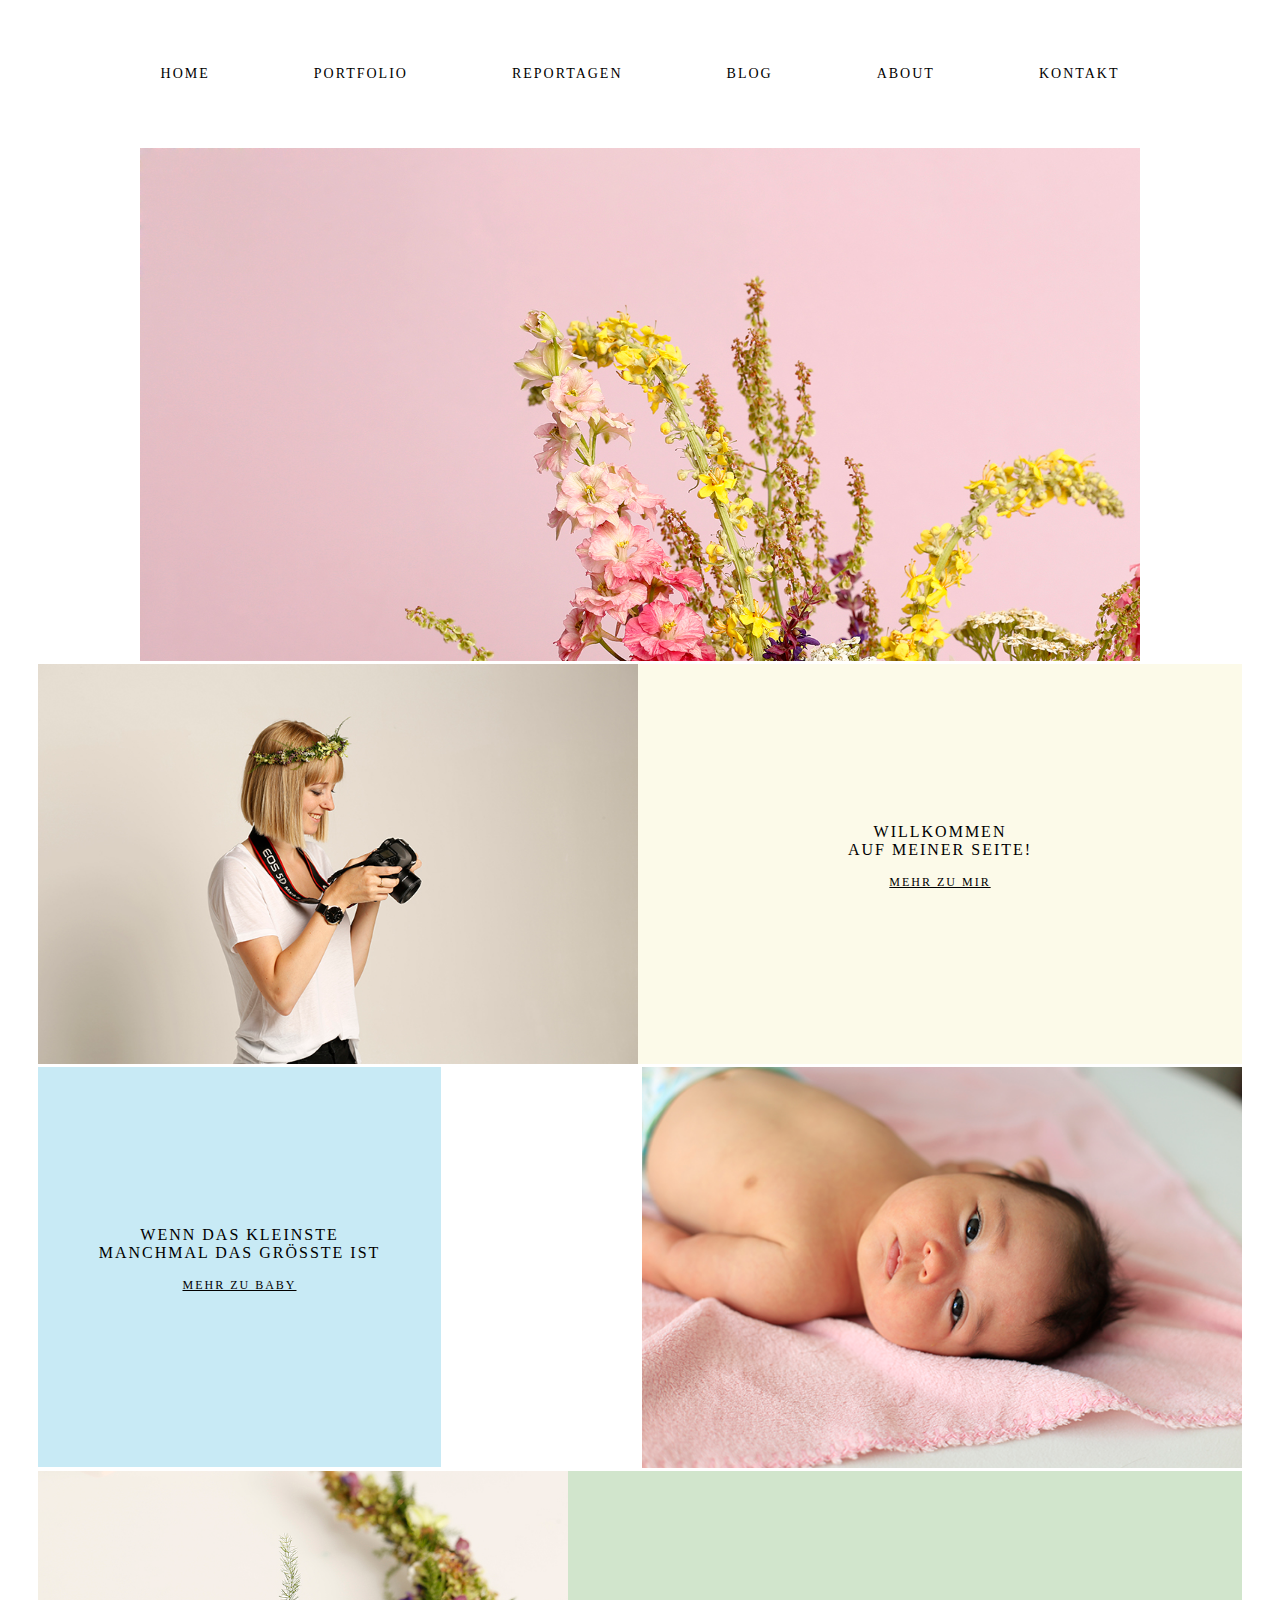
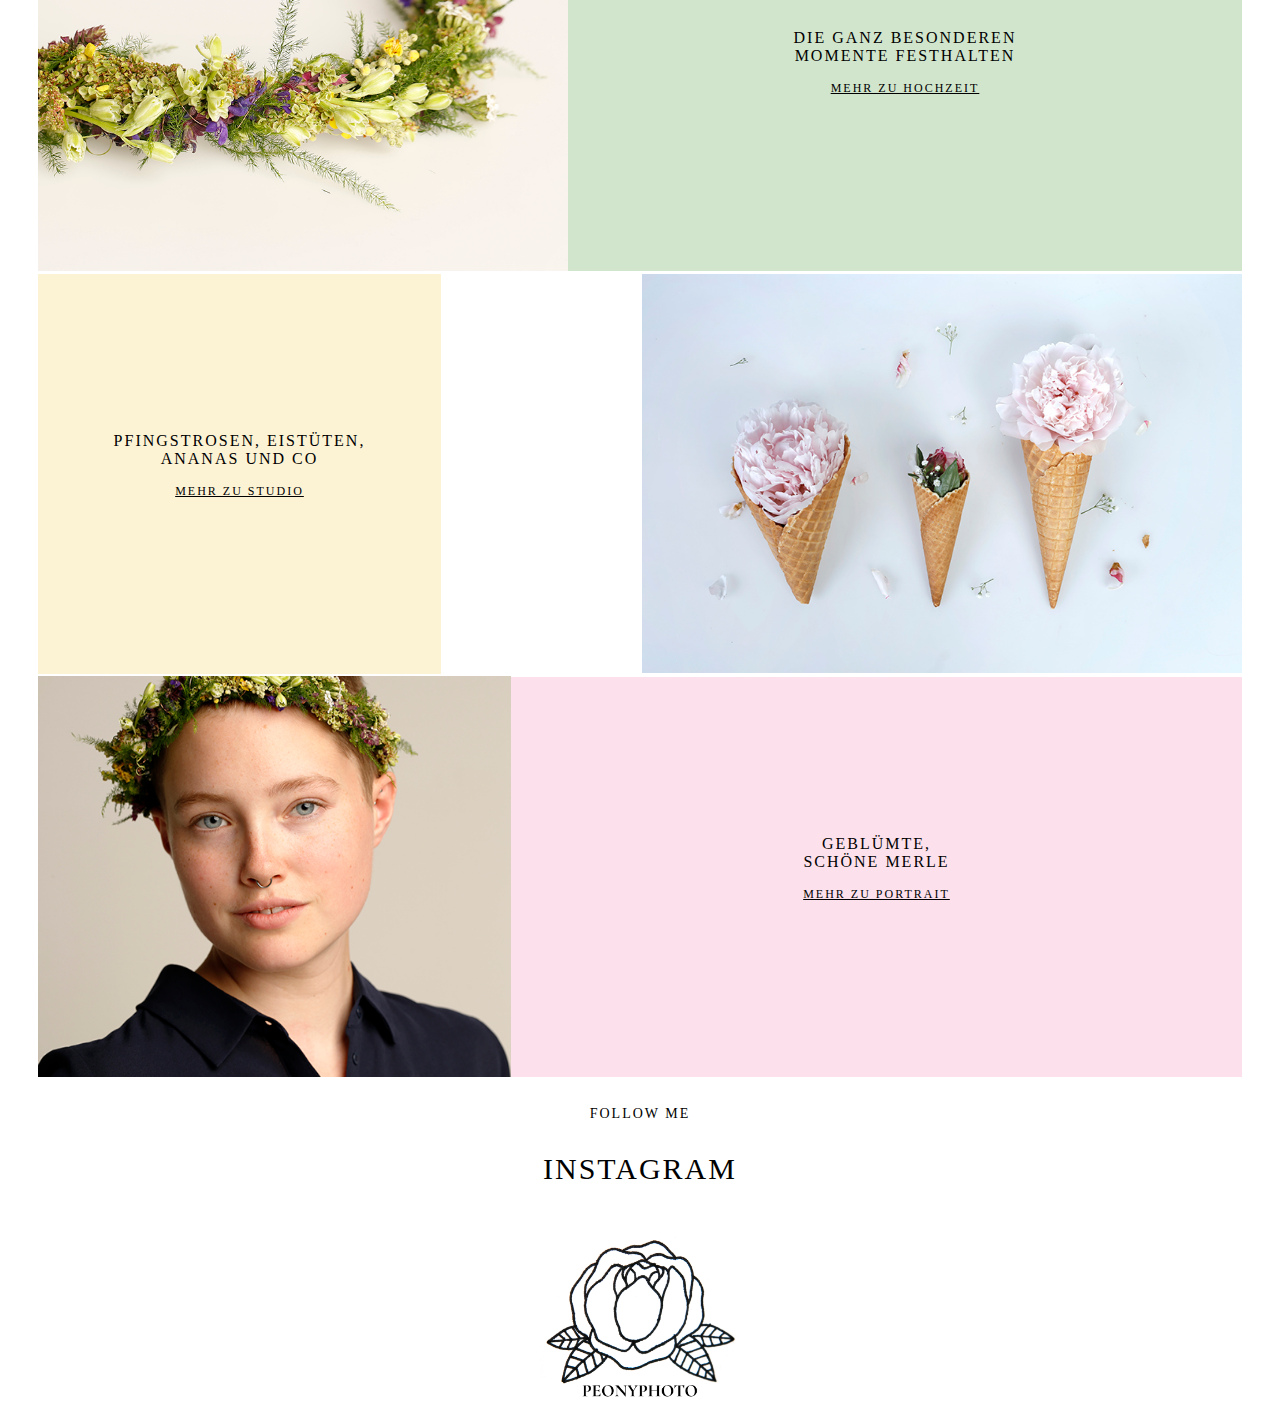
<file: index.html>
<!DOCTYPE html>
<html lang="de">

<meta http-equiv="content-type" content="text/html; charset=utf-8">

 <head>
   <title>Peonyphoto</title>
   <link href="https://fonts.googleapis.com/css?family=Cormorant+Garamond" rel="stylesheet">
   <link href="css/style.css" rel="stylesheet" type="text/css" />
 </head>

 <body>

<link href="https://fonts.googleapis.com/css?family=Cormorant+Garamond" rel="stylesheet">

   <div class="navigation">

     <ul>
       <li><a href="index.html">HOME</a></li>
       <li><a href="Portfolio.html">PORTFOLIO</a></li>
       <li><a href="Reportagen.html">REPORTAGEN</a></li>
       <li><a href="Blog.html">BLOG</a></li>
       <li><a href="Caro.html">ABOUT</a></li>
       <li><a href="Kontakt.html">KONTAKT</a></li>
     </ul>
   </nav>

   <img src="images/flowers.jpg" alt="flowers" class="flowers"/>

  <section class="ichbin uppercase">
   <img src="images/ich.jpg" alt="ich" class="ich"/>
   <div style="margin-left: auto; margin-right: auto;">
     Willkommen</br>
     auf meiner Seite!
   <h4 class="uppercase"><link><a href="Caro.html"><u>Mehr zu mir</u></a></link></h4>
 </div>
 </section>

<div class="clear"></div>

<img src="images/baby.jpg" alt="baby" class="baby"/>
  <section class="linn uppercase">
    <div style="margin-left: auto; margin-right: auto;">Wenn das Kleinste</br> manchmal das Größte ist
    <h4 class="uppercase"><link><a href="Portfolio.html"><u>Mehr zu Baby</u></a></link></h4>
    </div>
  </section>

<div class="clear"></div>

  <section class="flowercrown uppercase">
     <img src="images/crown.jpg" alt="crown" class="crown"/>
     <div style="margin-left: auto; margin-right: auto;">Die ganz besonderen</br>Momente festhalten
     <h4 class="uppercase"><link><a href="Portfolio.html"><u>Mehr zu Hochzeit</u></a></link></h4>
   </div>
  </section>

<div class="clear"></div>

  <img src="images/eis.jpg" alt="eis" class="eis"/>
    <section class="roseneis uppercase">
      <div style="margin-left: auto; margin-right: auto;">Pfingstrosen, Eistüten,</br> Ananas und Co
      <h4 class="uppercase"><link><a href="Portfolio.html"><u>Mehr zu Studio</u></a></link></h4>
    </div>
    </section>

<div class="clear"></div>

  <section class="merle uppercase">
     <img src="images/portrait.jpg" alt="portrait" class="portrait"/>
     <div style="margin-left: auto; margin-right: auto;">Geblümte,</br> schöne Merle
     <h4 class="uppercase"><link><a href="Portfolio.html"><u>Mehr zu Portrait</u></a></link></h4>
   </div>
   </section>

<br>

<h2 class="uppercase">Follow me</h2>
<h3 class="uppercase"><link><a href="https://www.instagram.com/caropeony/">Instagram</a></link></h3>

<div align=center>
<img src="images/peonyphoto.jpg" alt="peonyphoto" class="peonyphoto"/>
</div>

 </body>




</html>
</file>
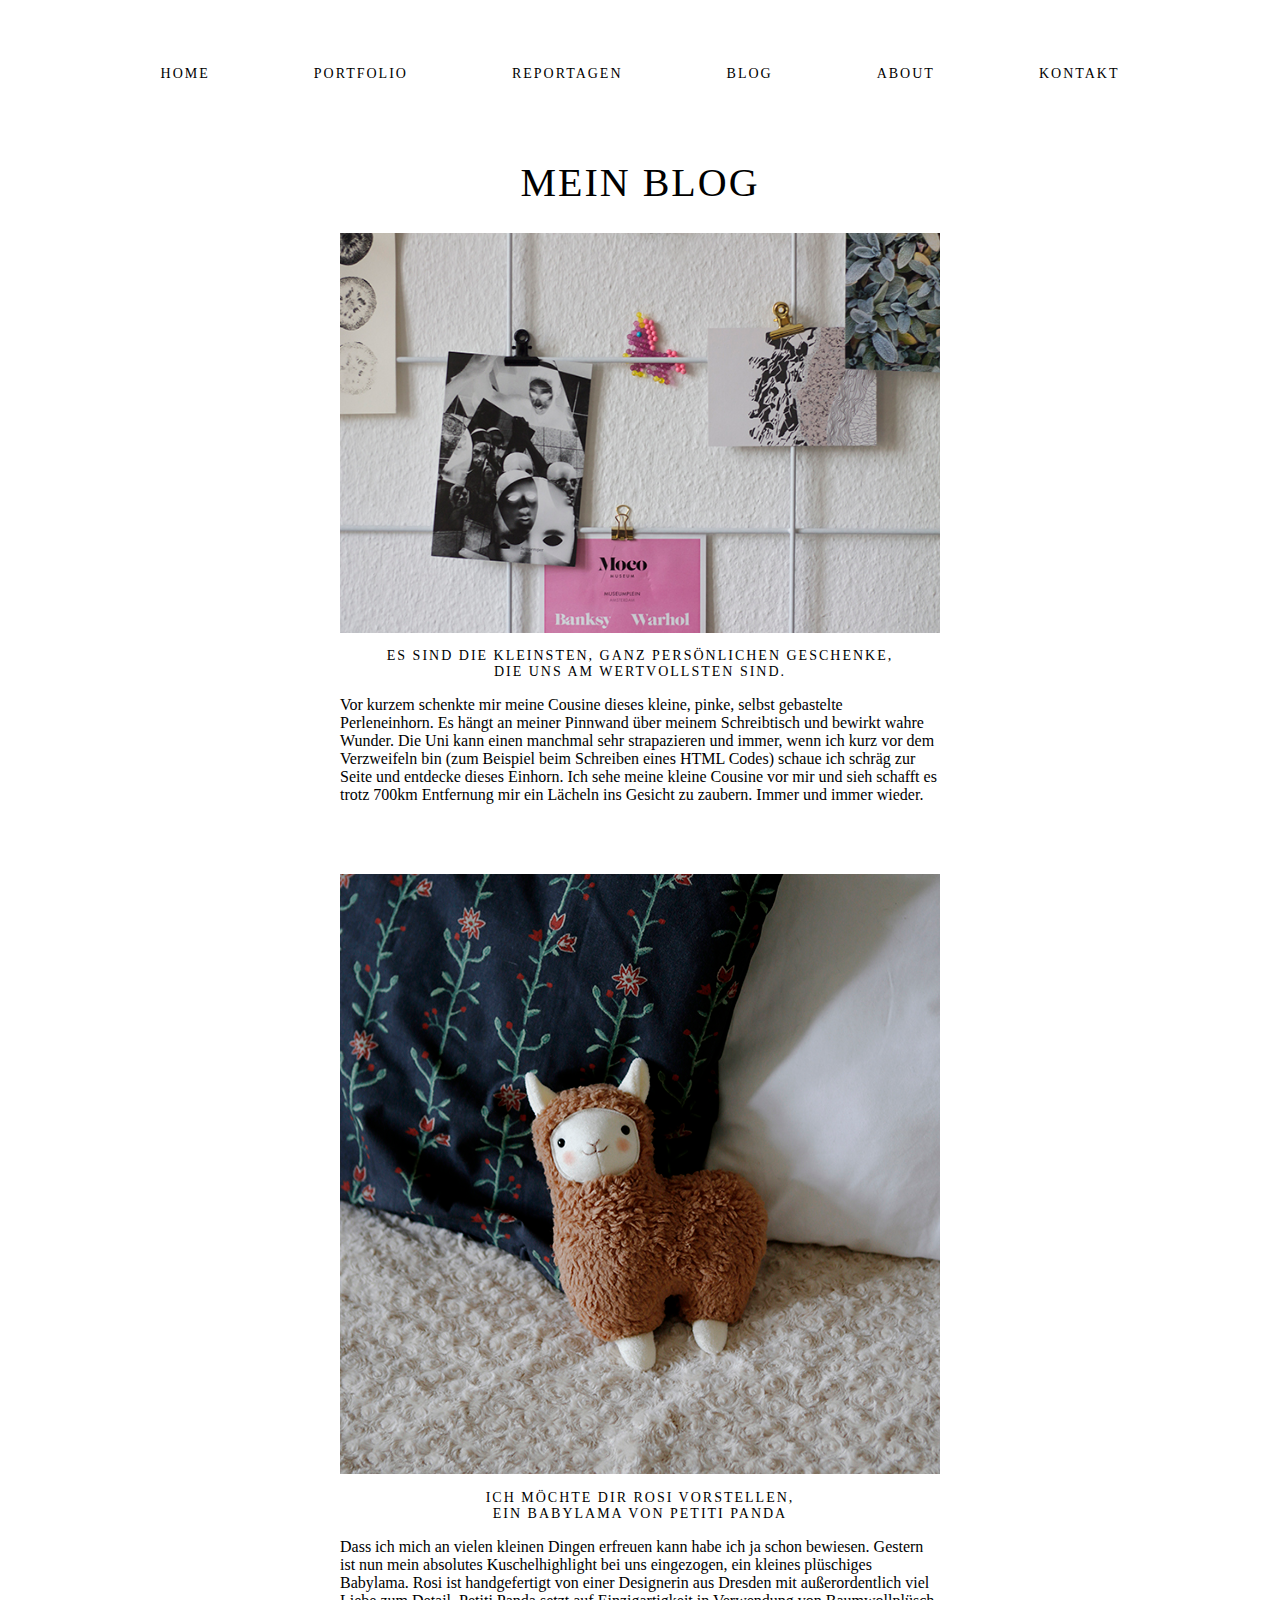
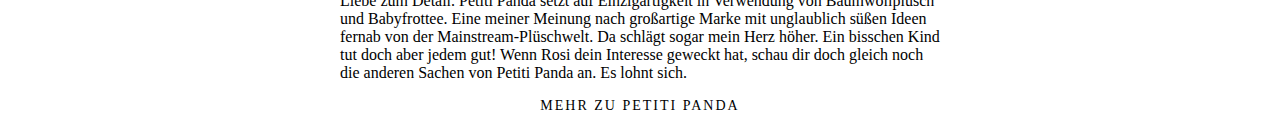
<file: Blog.html>
<!DOCTYPE html>
<html lang="de">

<meta http-equiv="content-type" content="text/html; charset=utf-8">

 <head>
   <title>blog</title>
   <link href="https://fonts.googleapis.com/css?family=Cormorant+Garamond" rel="stylesheet">
   <link href="css/style.css" rel="stylesheet" type="text/css" />
 </head>
<body>
  <div class="navigation">
    <ul>
      <li><a href="index.html">HOME</a></li>
      <li><a href="Portfolio.html">PORTFOLIO</a></li>
      <li><a href="Reportagen.html">REPORTAGEN</a></li>
      <li><a href="Blog.html">BLOG</a></li>
      <li><a href="Caro.html">ABOUT</a></li>
      <li><a href="Kontakt.html">KONTAKT</a></li>
    </ul>
  </nav>

  <div class="contactsite" width= 100%><h1 class="uppercase">Mein Blog</h1>

  <img src="images/unicorn.jpg" alt="unicorn" class="unicorn"/>

  <h2 class="uppercase">Es sind die kleinsten, ganz persönlichen Geschenke, <br>die uns am wertvollsten sind.</h2>

  <p>Vor kurzem schenkte mir meine Cousine dieses kleine, pinke, selbst gebastelte Perleneinhorn. Es hängt an meiner Pinnwand über meinem Schreibtisch und bewirkt wahre Wunder. Die Uni kann einen manchmal sehr strapazieren und immer, wenn ich kurz vor dem Verzweifeln bin (zum Beispiel beim Schreiben eines HTML Codes) schaue ich schräg zur Seite und entdecke dieses Einhorn. Ich sehe meine kleine Cousine vor mir und sieh schafft es trotz 700km Entfernung mir ein Lächeln ins Gesicht zu zaubern. Immer und immer wieder.</p>

<br><br><br>

<img src="images/rosi.jpg" alt="rosi" class="rosi"/>

<h2 class="uppercase">Ich möchte dir Rosi vorstellen, <br>ein Babylama von Petiti Panda</h2>

<p>Dass ich mich an vielen kleinen Dingen erfreuen kann habe ich ja schon bewiesen. Gestern ist nun mein absolutes Kuschelhighlight bei uns eingezogen, ein kleines plüschiges Babylama. Rosi ist handgefertigt von einer Designerin aus Dresden mit außerordentlich viel Liebe zum Detail. Petiti Panda setzt auf Einzigartigkeit in Verwendung von Baumwollplüsch und Babyfrottee. Eine meiner Meinung nach großartige Marke mit unglaublich süßen Ideen fernab von der Mainstream-Plüschwelt. Da schlägt sogar mein Herz höher. Ein bisschen Kind tut doch aber jedem gut! Wenn Rosi dein Interesse geweckt hat, schau dir doch gleich noch die anderen Sachen von Petiti Panda an. Es lohnt sich.<br>
  <h2 class="uppercase"><link><a href="https://www.etsy.com/de/shop/PetitiPanda?ref=l2-shopheader-name">Mehr zu Petiti Panda</a></link></h2>
</div>
</file>
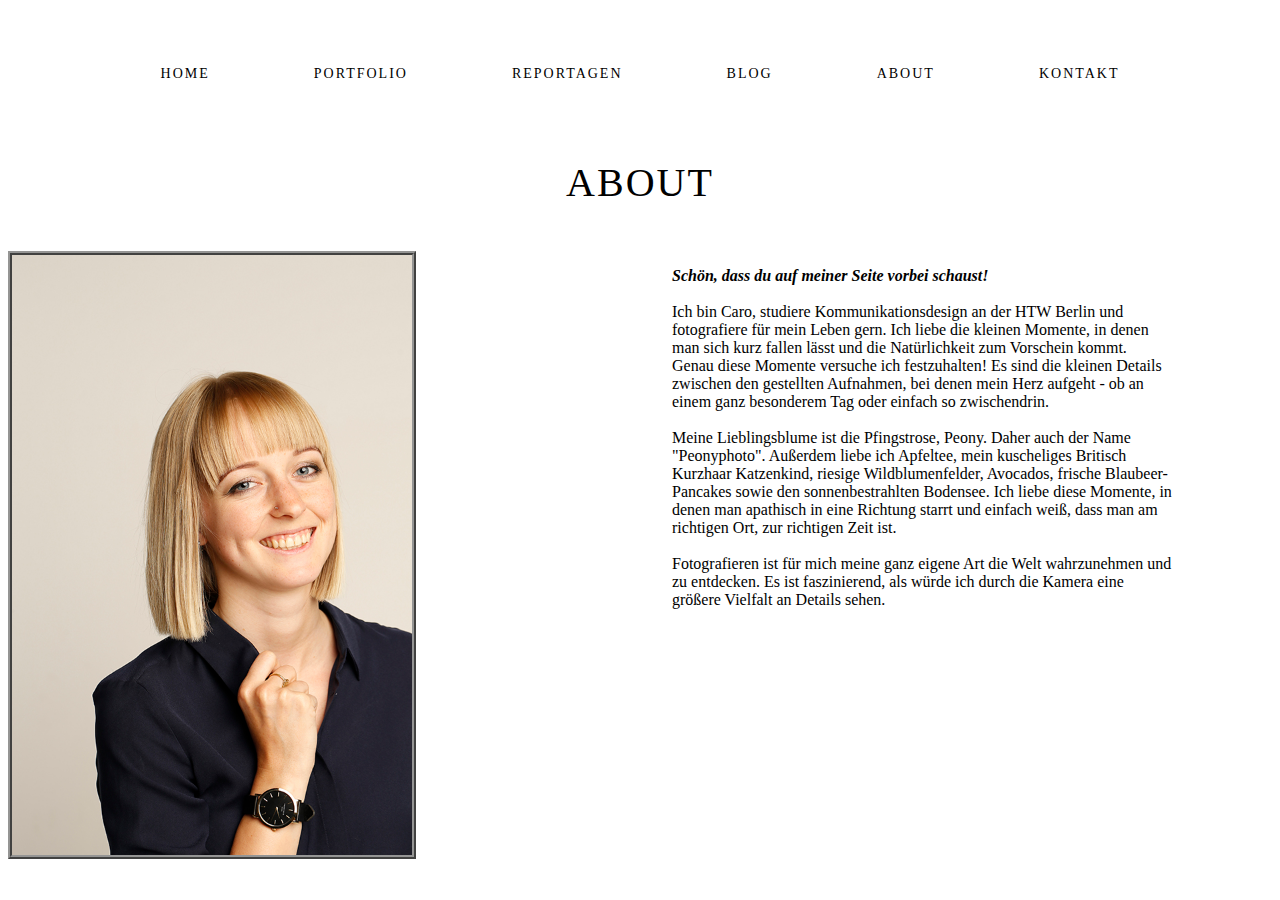
<file: Caro.html>
<!DOCTYPE html>
<html lang="de">

<meta http-equiv="content-type" content="text/html; charset=utf-8">

 <head>
   <title>About</title>
   <link href="https://fonts.googleapis.com/css?family=Cormorant+Garamond" rel="stylesheet">
   <link href="css/style.css" rel="stylesheet" type="text/css" />
 </head>
<body>
  <div class="navigation">
    <ul>
      <li><a href="index.html">HOME</a></li>
      <li><a href="Portfolio.html">PORTFOLIO</a></li>
      <li><a href="Reportagen.html">REPORTAGEN</a></li>
      <li><a href="Blog.html">BLOG</a></li>
      <li><a href="Caro.html">ABOUT</a></li>
      <li><a href="Kontakt.html">KONTAKT</a></li>
    </ul>
  </nav>

  <h1 class="uppercase">About</h1>

</br>
  <img src="images/selfportrait.jpg" alt="selfportrait" class="selfportrait"/>

<div class="aboutsite">

    <p><i><b>Schön, dass du auf meiner Seite vorbei schaust!</b></i><br><br>Ich bin Caro, studiere Kommunikationsdesign an der HTW Berlin und fotografiere für mein Leben gern. Ich liebe die kleinen Momente, in denen man sich kurz fallen lässt und die Natürlichkeit zum Vorschein kommt. Genau diese Momente versuche ich festzuhalten! Es sind die kleinen Details zwischen den gestellten Aufnahmen, bei denen mein Herz aufgeht - ob an einem ganz besonderem Tag oder einfach so zwischendrin.<br><br>
    Meine Lieblingsblume ist die Pfingstrose, Peony. Daher auch der Name "Peonyphoto". Außerdem liebe ich Apfeltee, mein kuscheliges Britisch Kurzhaar Katzenkind, riesige Wildblumenfelder, Avocados, frische Blaubeer-Pancakes sowie den sonnenbestrahlten Bodensee. Ich liebe diese Momente, in denen man apathisch in eine Richtung starrt und einfach weiß, dass man am richtigen Ort, zur richtigen Zeit ist. <br><br>
    Fotografieren ist für mich meine ganz eigene Art die Welt wahrzunehmen und zu entdecken. Es ist faszinierend, als würde ich durch die Kamera eine größere Vielfalt an Details sehen.</p>

</div>

</html>
</file>
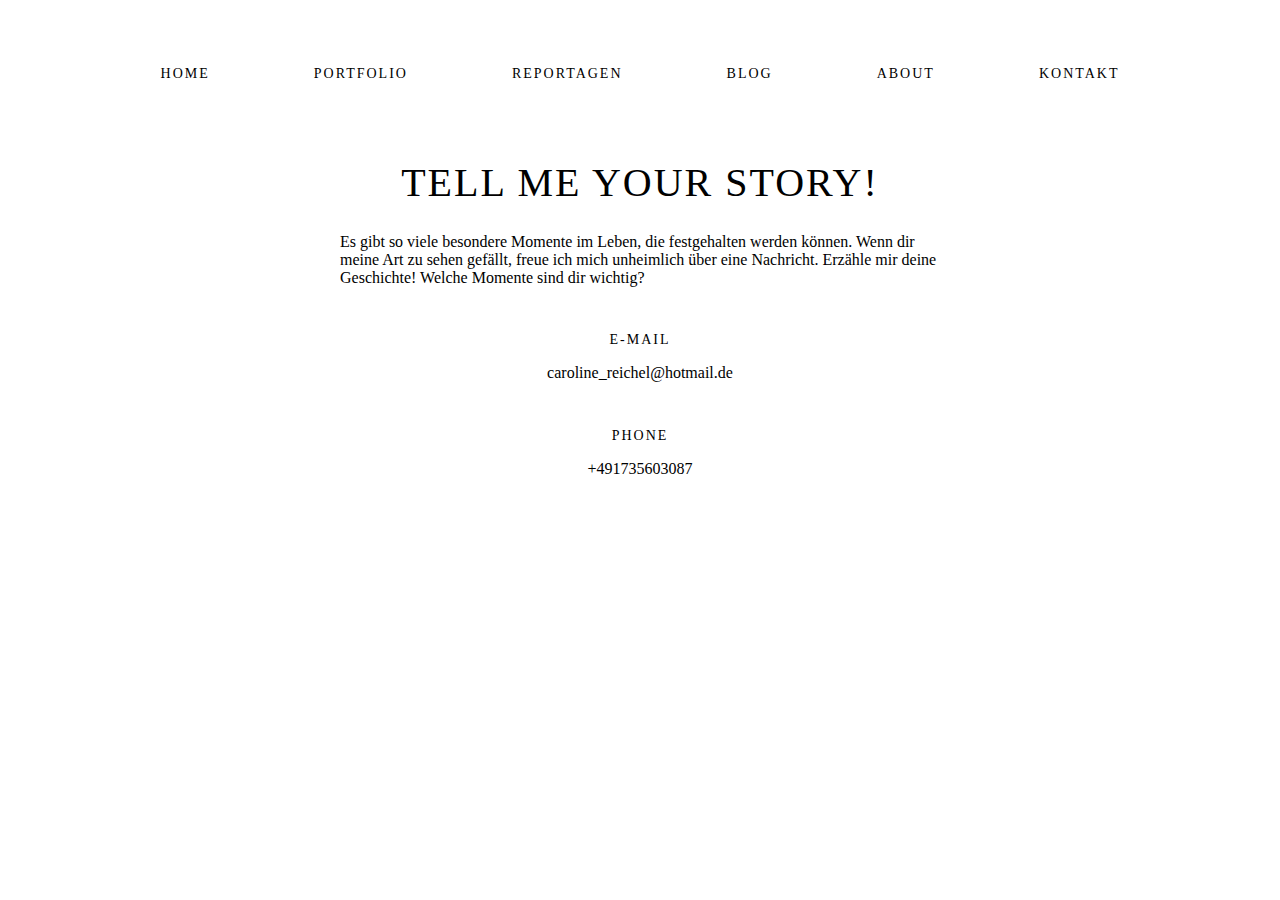
<file: Kontakt.html>
<!DOCTYPE html>
<html lang="de">

<meta http-equiv="content-type" content="text/html; charset=utf-8">

 <head>
   <title>About</title>
   <link href="https://fonts.googleapis.com/css?family=Cormorant+Garamond" rel="stylesheet">
   <link href="css/style.css" rel="stylesheet" type="text/css" />
 </head>
<body>
  <div class="navigation">
    <ul>
      <li><a href="index.html">HOME</a></li>
      <li><a href="Portfolio.html">PORTFOLIO</a></li>
      <li><a href="Reportagen.html">REPORTAGEN</a></li>
      <li><a href="Blog.html">BLOG</a></li>
      <li><a href="Caro.html">ABOUT</a></li>
      <li><a href="Kontakt.html">KONTAKT</a></li>
    </ul>
  </nav>

<div class="contactsite" width= 100%><h1 class="uppercase">Tell me your Story!</h1>

<p>Es gibt so viele besondere Momente im Leben, die festgehalten werden können. Wenn dir meine Art zu sehen gefällt, freue ich mich unheimlich über eine Nachricht. Erzähle mir deine Geschichte! Welche Momente sind dir wichtig?</p>

<br>

<h2 class="uppercase">E-mail</h2>
<a href="mailto:caroline_reichel@hotmail.de"><p class="kontaktieren">caroline_reichel@hotmail.de</p>
</a>

<br>

<h2 class="uppercase">Phone</h2><p class="kontaktieren">+491735603087</p>

</div>


</html>
</file>
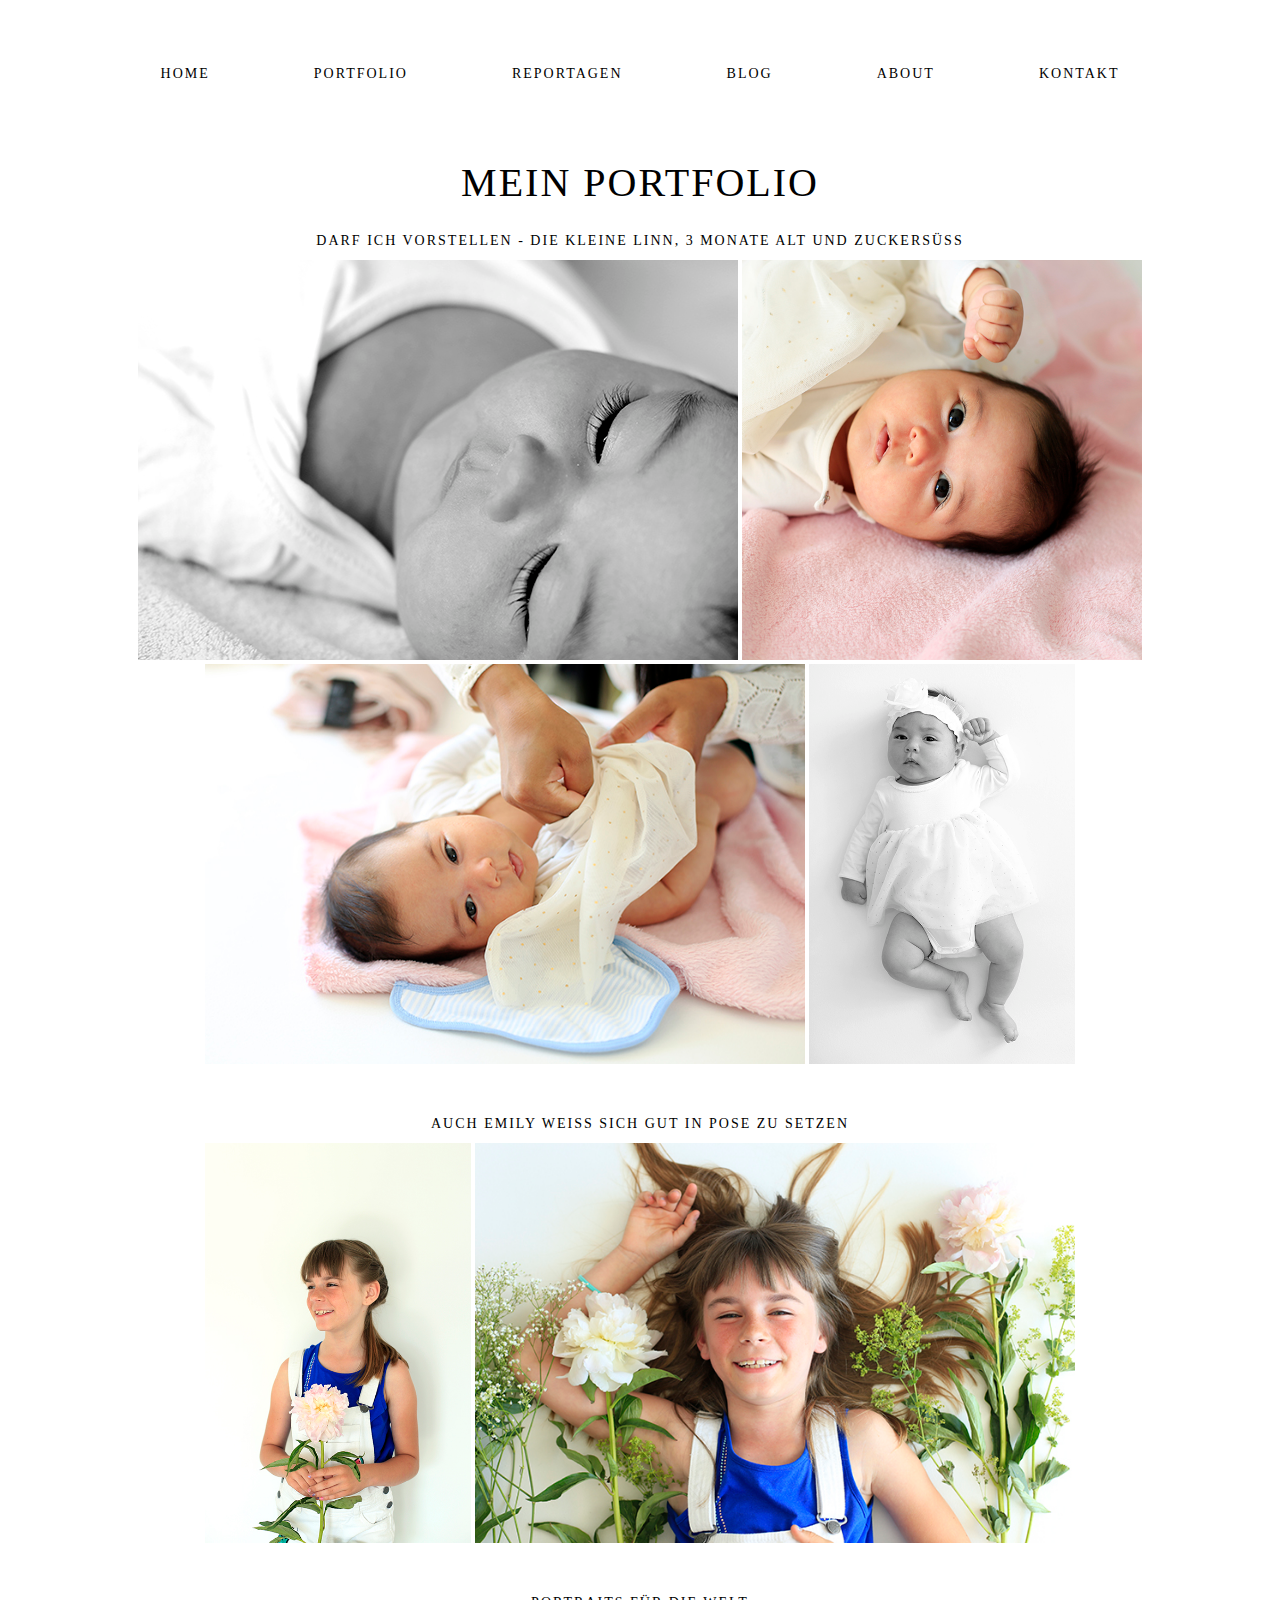
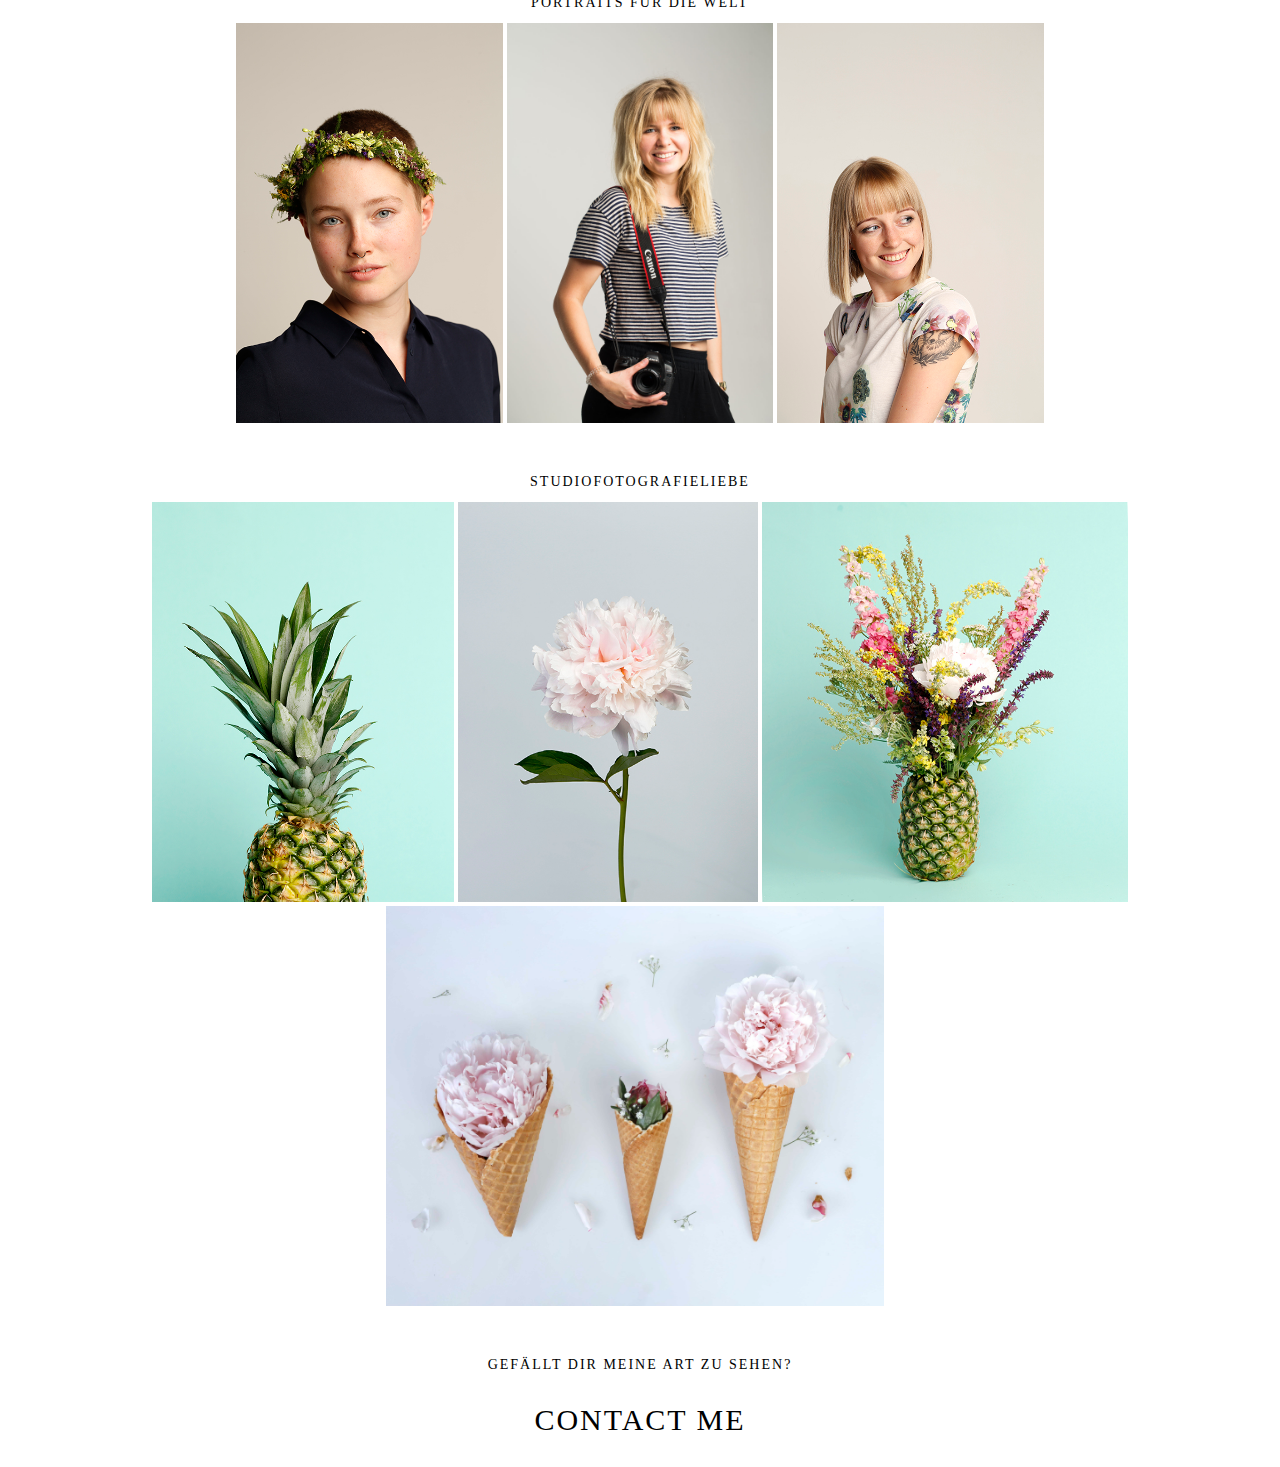
<file: Portfolio.html>
<!DOCTYPE html>
<html lang="de">

<meta http-equiv="content-type" content="text/html; charset=utf-8">

 <head>
   <title>Portfolio</title>
   <link href="https://fonts.googleapis.com/css?family=Cormorant+Garamond" rel="stylesheet">
   <link href="css/style.css" rel="stylesheet" type="text/css" />
 </head>
<body>
  <div class="navigation">
    <ul>
      <li><a href="index.html">HOME</a></li>
      <li><a href="Portfolio.html">PORTFOLIO</a></li>
      <li><a href="Reportagen.html">REPORTAGEN</a></li>
      <li><a href="Blog.html">BLOG</a></li>
      <li><a href="Caro.html">ABOUT</a></li>
      <li><a href="Kontakt.html">KONTAKT</a></li>
    </ul>
  </nav>

  <h1 class="uppercase">Mein Portfolio</h1>

  <h2 class="uppercase">Darf ich vorstellen - die kleine linn, 3 Monate alt und zuckersüß</h2>

<img src="images/linn3.jpg" alt="linn3" class="linn3"/>

<img src="images/linn2.jpg" alt="linn2" class="linn2"/>

<img src="images/linnanziehen.jpg" alt="linnanziehen" class="linnanziehen"/>

<img src="images/linnbody.jpg" alt="linnbody" class="linnbody"/>

<br><br><br>

<h2 class="uppercase">Auch Emily weiß sich gut in Pose zu setzen</h2>

<img src="images/kind.jpg" alt="kind" class="kind"/>

<img src="images/blumenkind.jpg" alt="blumenkind" class="blumenkind"/>

<br><br><br>

<h2 class="uppercase">Portraits für die Welt</h2>

<img src="images/merle.jpg" alt="merle" class="merle"/>

<img src="images/caren.jpg" alt="caren" class="caren"/>

<img src="images/caroline.jpg" alt="caroline" class="caroline"/>

<br><br><br>

<h2 class="uppercase">Studiofotografieliebe</h2>


<img src="images/ananas.jpg" alt="ananas" class="ananas"/>

<img src="images/peony.jpg" alt="peony" class="peony"/>

<img src="images/strauss.jpg" alt="strauss" class="strauss"/>

<img src="images/eis2.jpg" alt="eis2" class="eis2"/>

<br><br><br>

<h2 class="uppercase">Gefällt dir meine Art zu sehen?</h2>
<h3 class="uppercase"><link><a href="Kontakt.html">Contact me</a></link></h3>
</file>
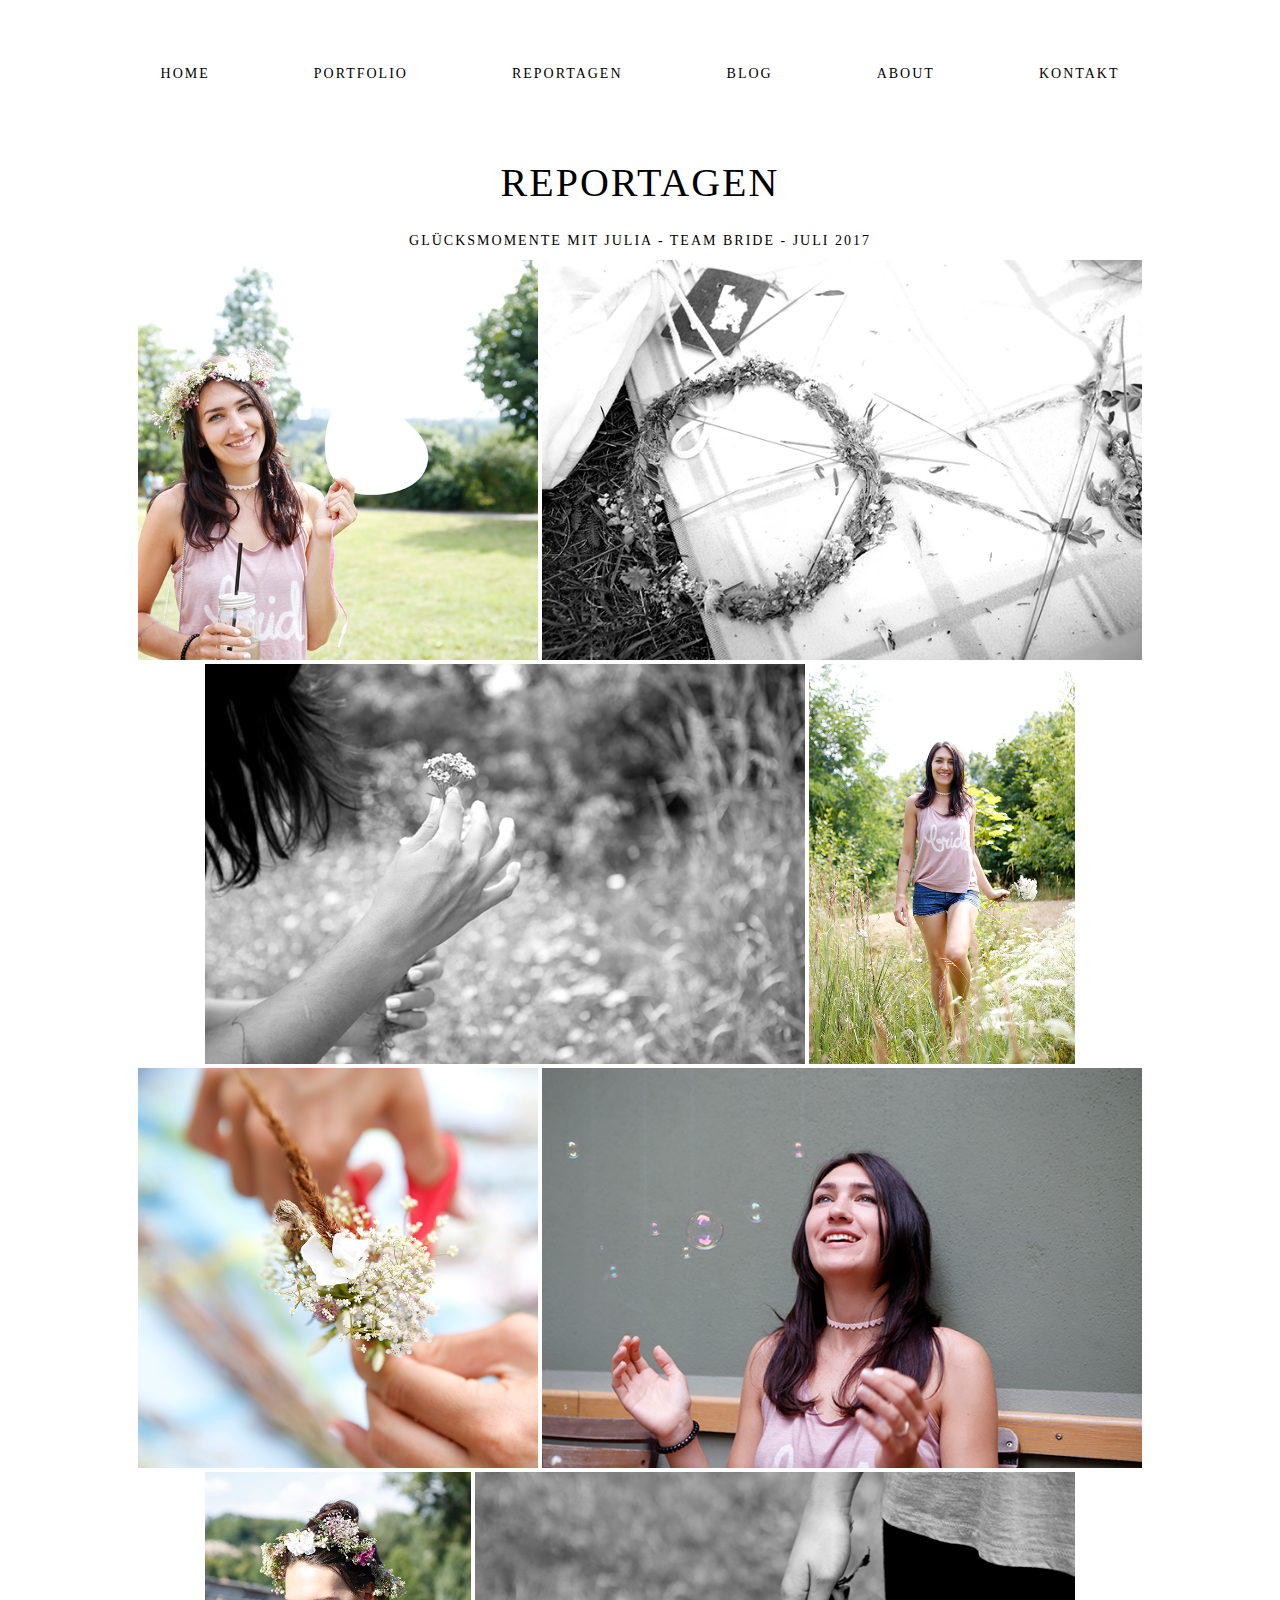
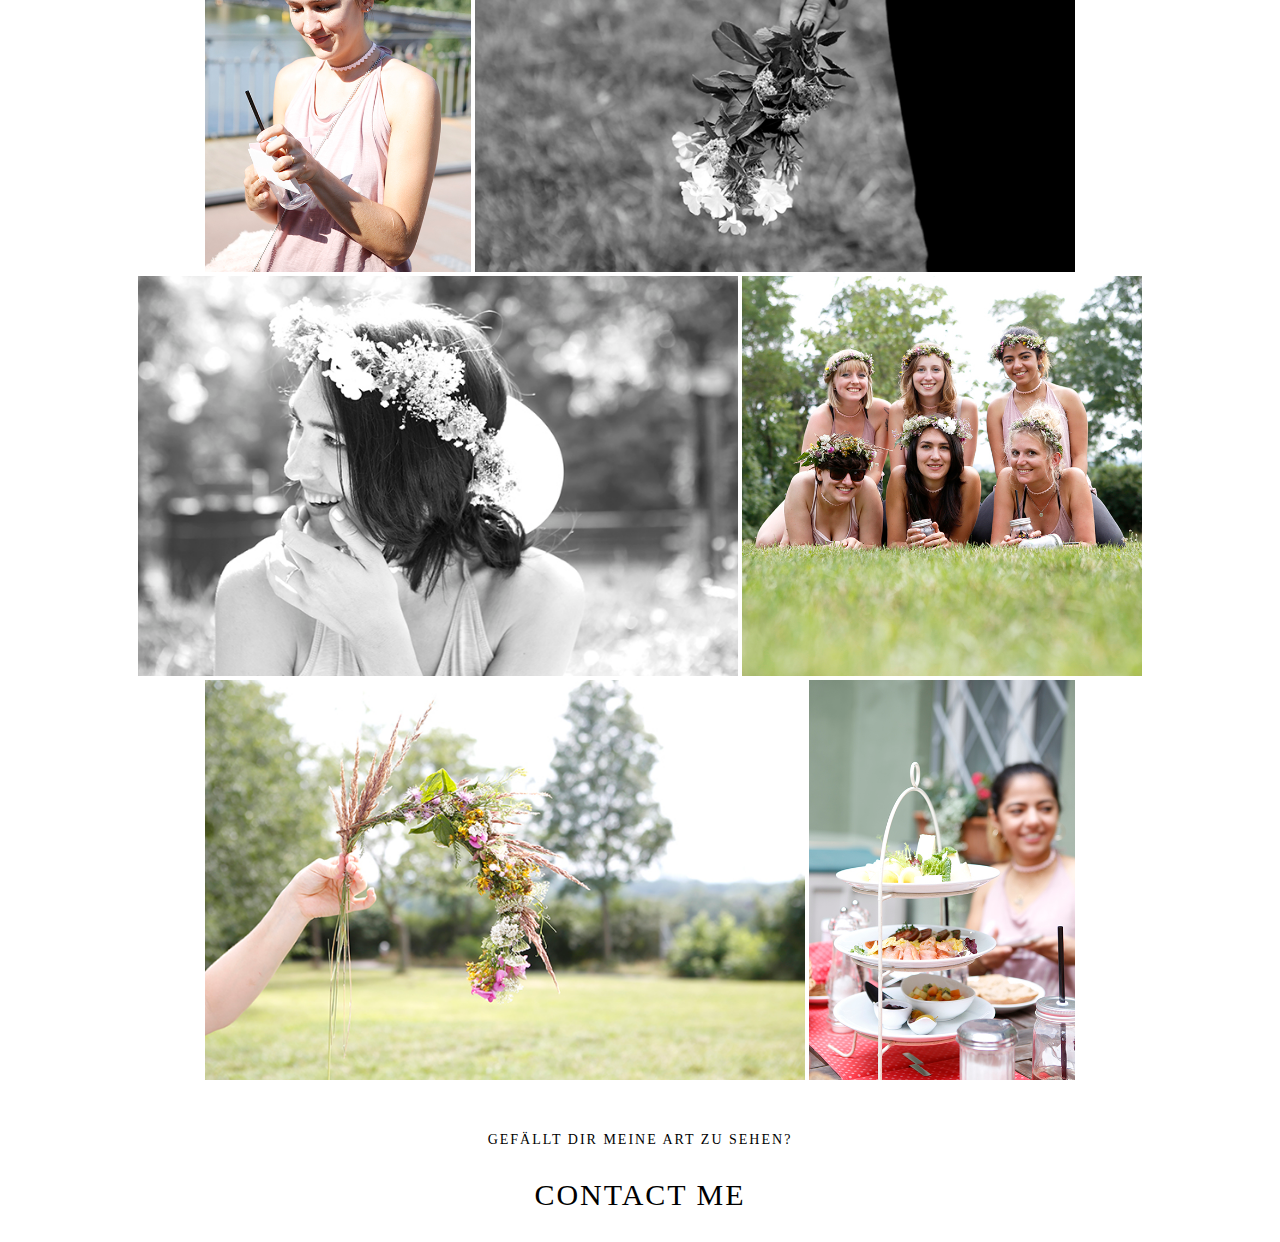
<file: Reportagen.html>
<!DOCTYPE html>
<html lang="de">

<meta http-equiv="content-type" content="text/html; charset=utf-8">

 <head>
   <title>Reportagen</title>
   <link href="https://fonts.googleapis.com/css?family=Cormorant+Garamond" rel="stylesheet">
   <link href="css/style.css" rel="stylesheet" type="text/css" />
 </head>
<body>

  <div class="navigation">
    <ul>
      <li><a href="index.html">HOME</a></li>
      <li><a href="Portfolio.html">PORTFOLIO</a></li>
      <li><a href="Reportagen.html">REPORTAGEN</a></li>
      <li><a href="Blog.html">BLOG</a></li>
      <li><a href="Caro.html">ABOUT</a></li>
      <li><a href="Kontakt.html">KONTAKT</a></li>
    </ul>
  </nav>

<h1 class="uppercase">Reportagen</h1>
  <h2 class="uppercase">Glücksmomente mit Julia - Team Bride - Juli 2017</h2>

<img src="images/herzballon.jpg" alt="herzballon" class="herzballon"/>

<img src="images/kranz.jpg" alt="kranz" class="kranz"/>

<img src="images/fingerblume.jpg" alt="fingerblume" class="fingerblume"/>

<img src="images/juliablumen.jpg" alt="juliablumen" class="juliablumen"/>

<img src="images/basteln.jpg" alt="basteln" class="basteln"/>

<img src="images/seifenblasen.jpg" alt="seifenblasen" class="seifenblasen"/>

<img src="images/zettel.jpg" alt="zettel" class="zettel"/>

<img src="images/blumenhand.jpg" alt="blumenhand" class="blumenhand"/>

<img src="images/julialacht.jpg" alt="julialacht" class="julialacht"/>

<img src="images/gruppe.jpg" alt="gruppe" class="gruppe"/>

<img src="images/halbkranz.jpg" alt="halbkranz" class="halbkranz"/>

<img src="images/brunchen.jpg" alt="brunchen" class="brunchen"/>

<br><br><br>

<h2 class="uppercase">Gefällt dir meine Art zu sehen?</h2>
<h3 class="uppercase"><link><a href="Kontakt.html">Contact me</a></link></h3>

</body>
</html>
</file>
<file: css/style.css>
* {
  font-family: "Cormorant+Garamond", serif;
}

h1 {
  font-family: "Cormorant+Garamond", serif;
  font-size: 40px;
  text-align: center;
}

.uppercase{
  font-weight: 100;
  letter-spacing: 2px;
  text-transform: uppercase;
}

h2 {
  font-family: "Cormorant+Garamond", serif;
  font-size: 14px;
  text-align: center;
}

h3 {
  font-family: "Cormorant+Garamond", serif;
  font-size: 30px;
  text-align: center;
}

h4 {
  font-family: "Cormorant+Garamond", serif;
  font-size: 12px;
  text-align: center;
}

h5 {
  font-family: "Cormorant+Garamond", serif;
  font-size: 16px;
  text-align: left;
}

p {
  font-family: "Cormorant+Garamond", serif;
  font-size: 16px;
  text-align: left;
}

.aboutsite{
  width: 500px;
  float:right;
  margin-right: 100px;
  text-align: left;
}

.contactsite {
  width: 600px;
  text-align: center;
  margin-left: auto;
  margin-right: auto;
}

.blogsite {
  width: 600px;
  text-align: center;
  margin-left: auto;
  margin-right: auto;
}

a{
  text-decoration: none;
  color: black;
}

a:hover{
  color: #ECEBEC;
}

.clear{
  clear:both;
}

.navigation {
  height: auto;
  text-align: center;
  left: 0;
  top: 0;
  width: 100%;
}

.navigation ul {
  padding: 0;
}

.navigation li {
  display: inline-block;
  font-size: 14px;
  font-weight: 100;
  letter-spacing: 2px;
  margin: 10px;
}

img.flowers {
  width: 1000px;
  heigth: 400px;
  display: block;
  margin: 0px auto;
  clear: both;
}

img.peonyphoto {
  width: 200px;
  heigth: 200px;
  display: flex;
  align-items: center;
}

img.ich {
  width: 600px;
  heigth: 400px;
  float: left;
}

section.ichbin{
  background-color: #FCFAE9;
  height: 400px;
  display: flex;
  align-items: center;
  vertical-align: middle;
  margin-left: 30px;
  margin-right: 30px;
  margin-top: 3px;
}

img.baby {
  width: 600px;
  heigth: 400px;
  float: right;
  margin-right: 30px;
  margin-top: 3px;
}

section.linn{
  background-color: #C8EAF5;
  height: 400px;
  width: 403px;
  display: flex;
  align-items: center;
  vertical-align: middle;
  margin-left: 30px;
  margin-right: 30px;
  margin-top: 3px;
}

img.crown {
  width: 530px;
  heigth: 400px;
  float: left;
}

section.flowercrown{
  background-color: #D1E5CC;
  height: 400px;
  display: flex;
  align-items: center;
  vertical-align: middle;
  margin-left: 30px;
  margin-right: 30px;
  margin-top: 3px;
}

img.eis {
  width: 600px;
  heigth: 400px;
  float: right;
  margin-right: 30px;
  margin-top: 3px;
}

section.roseneis{
  background-color: #FCF3D5;
  height: 400px;
  width: 403px;
  display: flex;
  align-items: center;
  vertical-align: middle;
  margin-left: 30px;
  margin-right: 30px;
  margin-top: 3px;
}


img.portrait {
  width: 473px;
  heigth: 400px;
  float: right;
}

section.merle{
  background-color: #FCE1EC;
  height: 400px;
  display: flex;
  align-items: center;
  vertical-align: middle;
  margin-left: 30px;
  margin-right: 30px;
  margin-top: 3px;
}

li {
  display: inline-block;
  list-style-type: none;
  padding: 40px;
  font-size: 12pt;
}

img.selfportrait {
  width: 400px;
  float: left;
  margin-right: 10px;
  border: 4px ridge #959594;

}

p.aboutsite {
  font-size: 16px;
  text-align: left;
  margin: 30px;
  padding: 5px;
  margin: 20px;
  text-align: center;
}

p.kontaktieren {
  text-align: center;
}

img.linn3 {
  width: 600px;
  height: 400px;
}

img.linn2 {
  width: 400px;
  height: 400px;
}

img.linnanziehen {
  width: 600px;
  height: 400px;
}

img.linnbody {
  width: auto;
  height: 400px;
}

img.kind {
  width: auto;
  height: 400px;
}

img.blumenkind {
  width: 600px;
  height: 400px;
}

img.merle {
  width: auto;
  height: 400px;
}

img.caren {
  width: auto;
  height: 400px;
}

img.caroline {
  width: auto;
  height: 400px;
}

img.peony {
  width: auto;
  height: 400px;
}

img.strauss {
  width: auto;
  height: 400px;
}

img.ananas {
  width: auto;
  height: 400px;
}

img.eis2 {
  width: auto;
  height: 400px;
  padding-right: 10px;
}

img.rosi {
  width: 600px;
  height: 600px;
  padding-right: 10px;
}

img.unicorn {
  width: 600px;
  height: 400px;
  padding-right: 10px;
}

img.herzballon {
  width: 400px;
  height: 400px;
}

img.kranz {
  width: 600px;
  height: 400px;
}

img.fingerblume {
  width: 600px;
  height: 400px;
}

img.juliablumen {
  width: auto;
  height: 400px;
}

img.basteln {
  width: 400px;
  height: 400px;
}

img.seifenblasen {
  width: 600px;
  height: 400px;
}

img.julialacht {
  width: 600px;
  height: 400px;
}

img.gruppe {
  width: 400px;
  height: 400px;
}

img.halbkranz {
  width: 600px;
  height: 400px;
}

img.brunchen {
  width: auto;
  height: 400px;
}

img.zettel {
  width: auto;
  height: 400px;
}

img.blumenhand {
  width: 600px;
  height: 400px;
}
</file>
